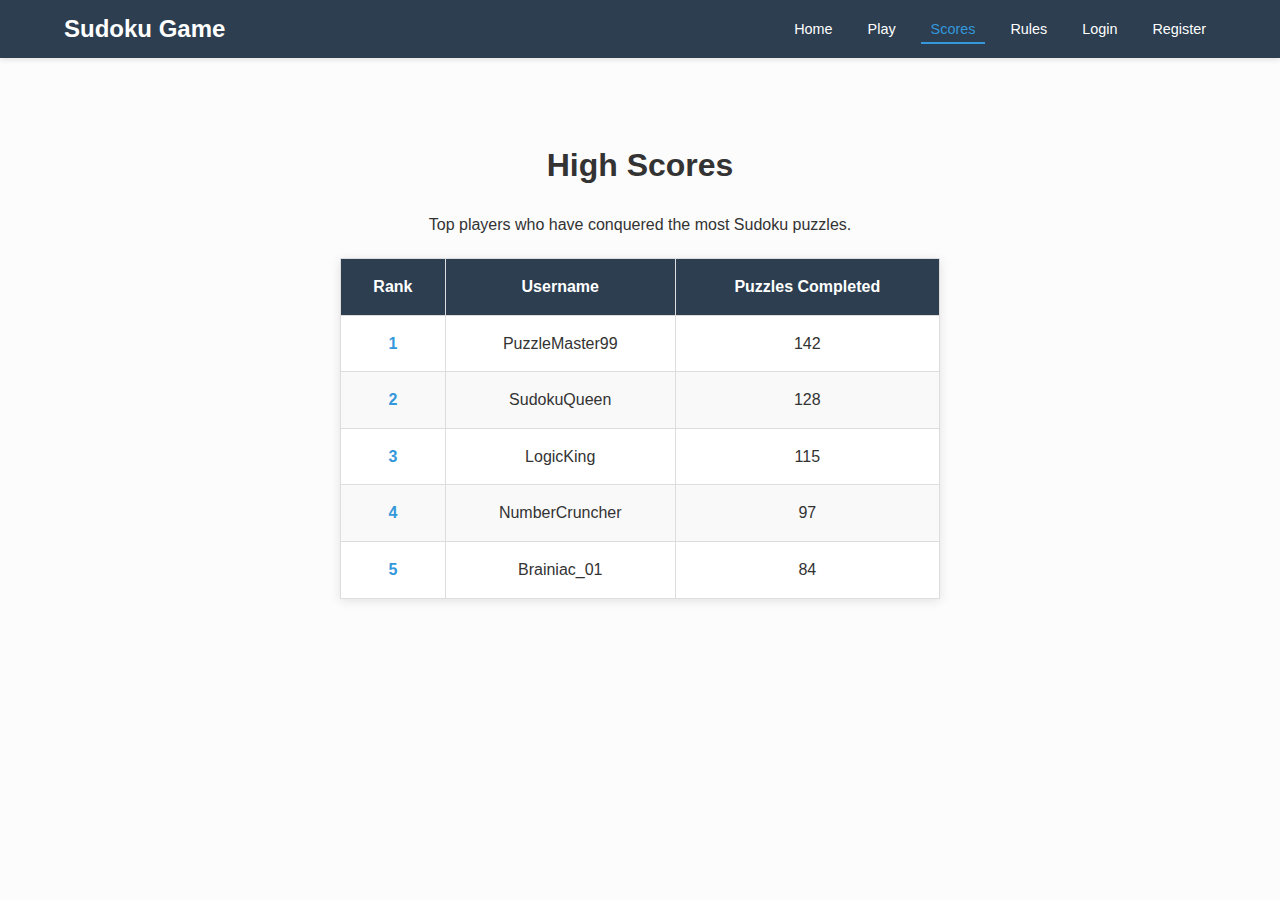
<file: high-scores/index.html>
<!DOCTYPE html>
<html lang="en">
<head>
    <meta charset="UTF-8">
    <meta name="viewport" content="width=device-width, initial-scale=1.0">
    <title>High Scores | Sudoku Game</title>
    <link rel="stylesheet" href="../common/styles.css">
    <style>
        .scores-table {
            width: 100%;
            max-width: 600px;
            margin: 20px auto;
            border-collapse: collapse;
            background: white;
            box-shadow: 0 2px 10px rgba(0,0,0,0.1);
        }

        .scores-table th, .scores-table td {
            padding: 15px;
            border: 1px solid #ddd;
            text-align: center;
        }

        .scores-table th {
            background-color: #2c3e50;
            color: white;
        }

        .scores-table tr:nth-child(even) {
            background-color: #f9f9f9;
        }

        .scores-table tr:hover {
            background-color: #f1f1f1;
        }

        .rank {
            font-weight: bold;
            color: #3498db;
        }
    </style>
</head>
<body>

    <header class="navbar">
        <div class="logo">Sudoku Game</div>
        <nav>
            <ul class="nav-links">
                <li><a href="/">Home</a></li>
                <li><a href="/selection/">Play</a></li>
                <li><a href="/high-scores/" class="active">Scores</a></li>
                <li><a href="/rules/">Rules</a></li>
                <li><a href="/login/">Login</a></li>
                <li><a href="/register/">Register</a></li>
            </ul>
        </nav>
    </header>

    <main class="container">
        <h1>High Scores</h1>
        <p>Top players who have conquered the most Sudoku puzzles.</p>

        <table class="scores-table">
            <thead>
                <tr>
                    <th>Rank</th>
                    <th>Username</th>
                    <th>Puzzles Completed</th>
                </tr>
            </thead>
            <tbody>
                <tr>
                    <td class="rank">1</td>
                    <td>PuzzleMaster99</td>
                    <td>142</td>
                </tr>
                <tr>
                    <td class="rank">2</td>
                    <td>SudokuQueen</td>
                    <td>128</td>
                </tr>
                <tr>
                    <td class="rank">3</td>
                    <td>LogicKing</td>
                    <td>115</td>
                </tr>
                <tr>
                    <td class="rank">4</td>
                    <td>NumberCruncher</td>
                    <td>97</td>
                </tr>
                <tr>
                    <td class="rank">5</td>
                    <td>Brainiac_01</td>
                    <td>84</td>
                </tr>
            </tbody>
        </table>
    </main>

</body>
</html>
</file>
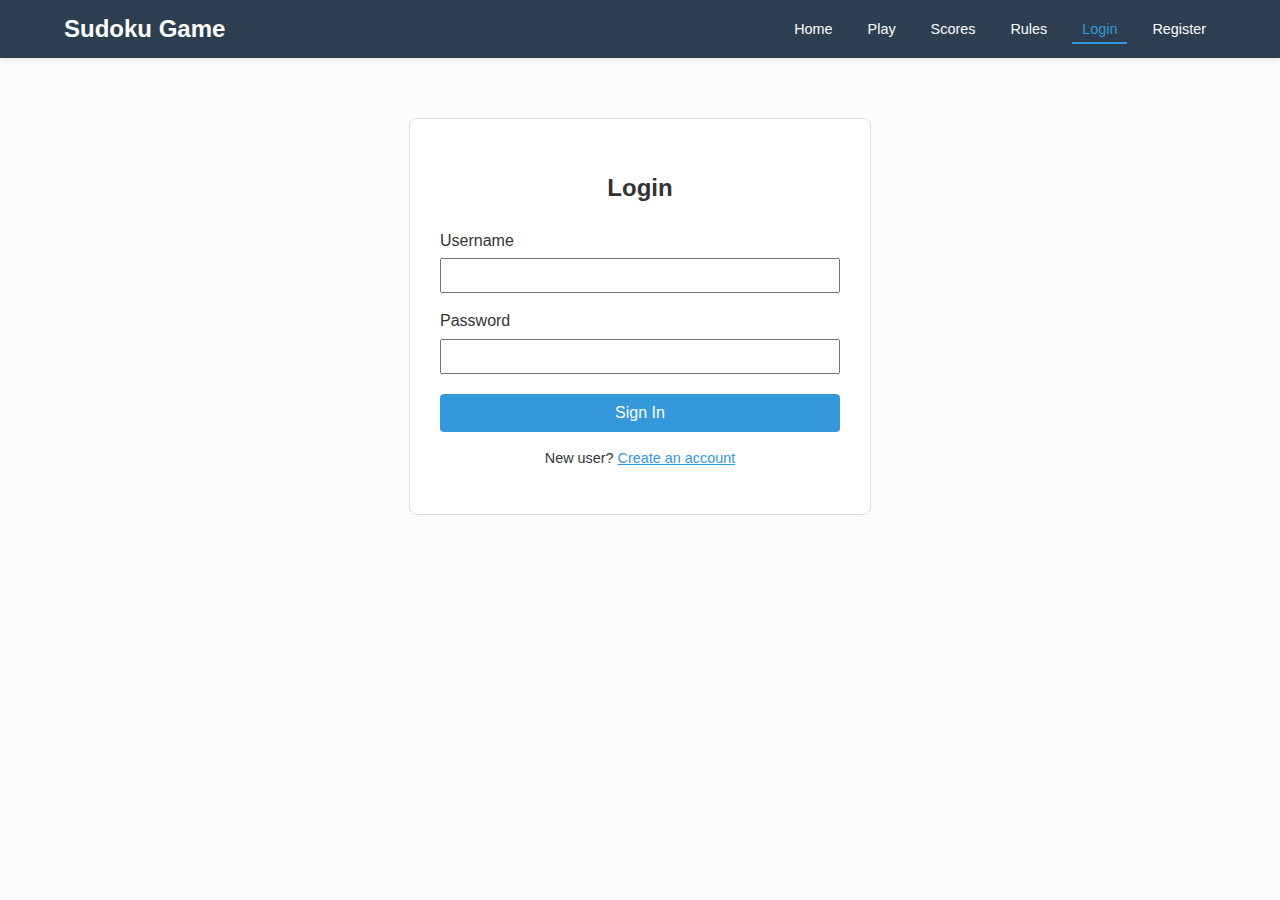
<file: login/index.html>
<!DOCTYPE html>
<html lang="en">
<head>
    <meta charset="UTF-8">
    <meta name="viewport" content="width=device-width, initial-scale=1.0">
    <title>Login | Sudoku Game</title>
    <link rel="stylesheet" href="../common/styles.css">
</head>
<body>

    <header class="navbar">
        <div class="logo">Sudoku Game</div>
        <nav>
            <ul class="nav-links">
                <li><a href="/sudoku-assignment/">Home</a></li>
                <li><a href="/sudoku-assignment/selection/">Play</a></li>
                <li><a href="/sudoku-assignment/high-scores/">Scores</a></li>
                <li><a href="/sudoku-assignment/rules/">Rules</a></li>
                <li><a href="/sudoku-assignment/login/" class="active">Login</a></li>
                <li><a href="/sudoku-assignment/register/">Register</a></li>
            </ul>
        </nav>
    </header>

    <main class="container">
        <div style="max-width: 400px; margin: 0 auto; background: white; padding: 30px; border: 1px solid #ddd; border-radius: 8px;">
            <h2>Login</h2>
            <form>
                <div style="text-align: left; margin-bottom: 15px;">
                    <label>Username</label>
                    <input type="text" style="width: 100%; padding: 8px; margin-top: 5px; box-sizing: border-box;">
                </div>
                <div style="text-align: left; margin-bottom: 20px;">
                    <label>Password</label>
                    <input type="password" style="width: 100%; padding: 8px; margin-top: 5px; box-sizing: border-box;">
                </div>
                <button type="submit" class="btn" style="width: 100%;">Sign In</button>
            </form>
            <p style="margin-top: 15px; font-size: 0.9rem;">
                New user? <a href="/sudoku-assignment/register/" style="color: #3498db;">Create an account</a>
            </p>
        </div>
    </main>

</body>
</html>
</file>
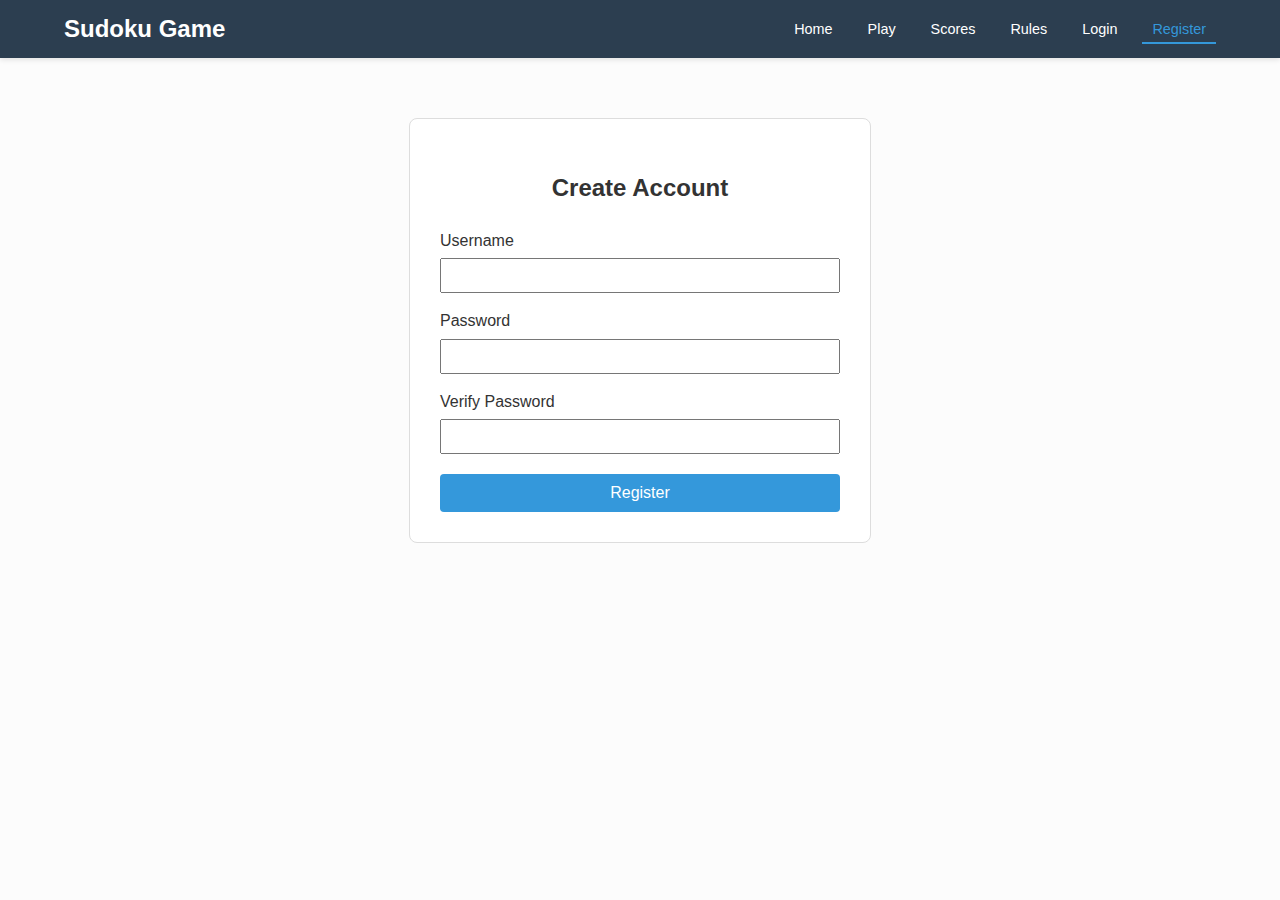
<file: register/index.html>
<!DOCTYPE html>
<html lang="en">
<head>
    <meta charset="UTF-8">
    <meta name="viewport" content="width=device-width, initial-scale=1.0">
    <title>Register | Sudoku game</title>
    <link rel="stylesheet" href="../common/styles.css">
</head>
<body>

    <header class="navbar">
        <div class="logo">Sudoku Game</div>
        <nav>
            <ul class="nav-links">
                <li><a href="/">Home</a></li>
                <li><a href="/selection/">Play</a></li>
                <li><a href="/high-scores/">Scores</a></li>
                <li><a href="/rules/">Rules</a></li>
                <li><a href="/login/">Login</a></li>
                <li><a href="/register/" class="active">Register</a></li>
            </ul>
        </nav>
    </header>

    <main class="container">
        <div style="max-width: 400px; margin: 0 auto; background: white; padding: 30px; border: 1px solid #ddd; border-radius: 8px;">
            <h2>Create Account</h2>
            <form>
                <div style="text-align: left; margin-bottom: 15px;">
                    <label>Username</label>
                    <input type="text" style="width: 100%; padding: 8px; margin-top: 5px; box-sizing: border-box;">
                </div>
                <div style="text-align: left; margin-bottom: 15px;">
                    <label>Password</label>
                    <input type="password" style="width: 100%; padding: 8px; margin-top: 5px; box-sizing: border-box;">
                </div>
                <div style="text-align: left; margin-bottom: 20px;">
                    <label>Verify Password</label>
                    <input type="password" style="width: 100%; padding: 8px; margin-top: 5px; box-sizing: border-box;">
                </div>
                <button type="submit" class="btn" style="width: 100%;">Register</button>
            </form>
        </div>
    </main>

</body>
</html>
</file>
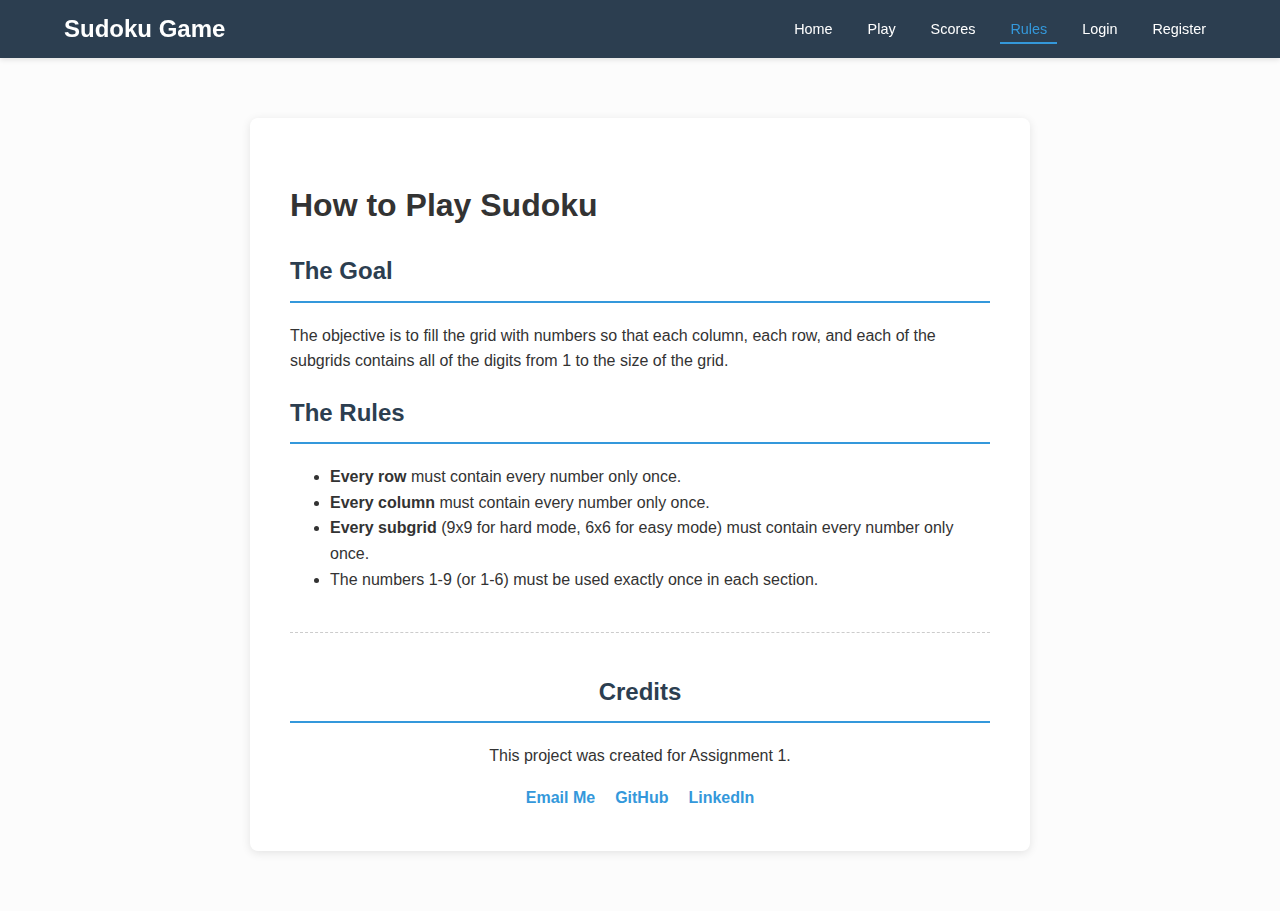
<file: rules/index.html>
<!DOCTYPE html>
<html lang="en">
<head>
    <meta charset="UTF-8">
    <meta name="viewport" content="width=device-width, initial-scale=1.0">
    <title>Rules & Credits | Sudoku Game</title>
    <link rel="stylesheet" href="../common/styles.css">
    <style>
        .rules-content {
            text-align: left;
            max-width: 700px;
            margin: 0 auto;
            background: white;
            padding: 40px;
            border-radius: 8px;
            box-shadow: 0 2px 10px rgba(0,0,0,0.1);
        }

        .rules-content h2 {
            border-bottom: 2px solid #3498db;
            padding-bottom: 10px;
            color: #2c3e50;
        }

        .credits-section {
            margin-top: 40px;
            padding-top: 20px;
            border-top: 1px dashed #ccc;
            text-align: center;
        }

        .social-links {
            display: flex;
            justify-content: center;
            gap: 20px;
            margin-top: 15px;
        }

        .social-links a {
            color: #3498db;
            text-decoration: none;
            font-weight: bold;
        }

        .social-links a:hover {
            text-decoration: underline;
        }
    </style>
</head>
<body>

    <header class="navbar">
        <div class="logo">Sudoku Game</div>
        <nav>
            <ul class="nav-links">
                <li><a href="/sudoku-assignment/">Home</a></li>
                <li><a href="/sudoku-assignment/selection/">Play</a></li>
                <li><a href="/sudoku-assignment/high-scores/">Scores</a></li>
                <li><a href="/sudoku-assignment/rules/" class="active">Rules</a></li>
                <li><a href="/sudoku-assignment/login/">Login</a></li>
                <li><a href="/sudoku-assignment/register/">Register</a></li>
            </ul>
        </nav>
    </header>

    <main class="container">
        <div class="rules-content">
            <h1>How to Play Sudoku</h1>
            
            <h2>The Goal</h2>
            <p>The objective is to fill the grid with numbers so that each column, each row, and each of the subgrids contains all of the digits from 1 to the size of the grid.</p>

            <h2>The Rules</h2>
            <ul>
                <li><strong>Every row</strong> must contain every number only once.</li>
                <li><strong>Every column</strong> must contain every number only once.</li>
                <li><strong>Every subgrid</strong> (9x9 for hard mode, 6x6 for easy mode) must contain every number only once.</li>
                <li>The numbers 1-9 (or 1-6) must be used exactly once in each section.</li>
            </ul>

            <div class="credits-section">
                <h2>Credits</h2>
                <p>This project was created for Assignment 1.</p>
                <div class="social-links">
                    <a href="mailto:1234567890@example.com">Email Me</a>
                    <a href="https://github.com/xxxxxx">GitHub</a>
                    <a href="https://linkedin.com/in/xxxxx">LinkedIn</a>
                </div>
            </div>
        </div>
    </main>

</body>
</html>
</file>
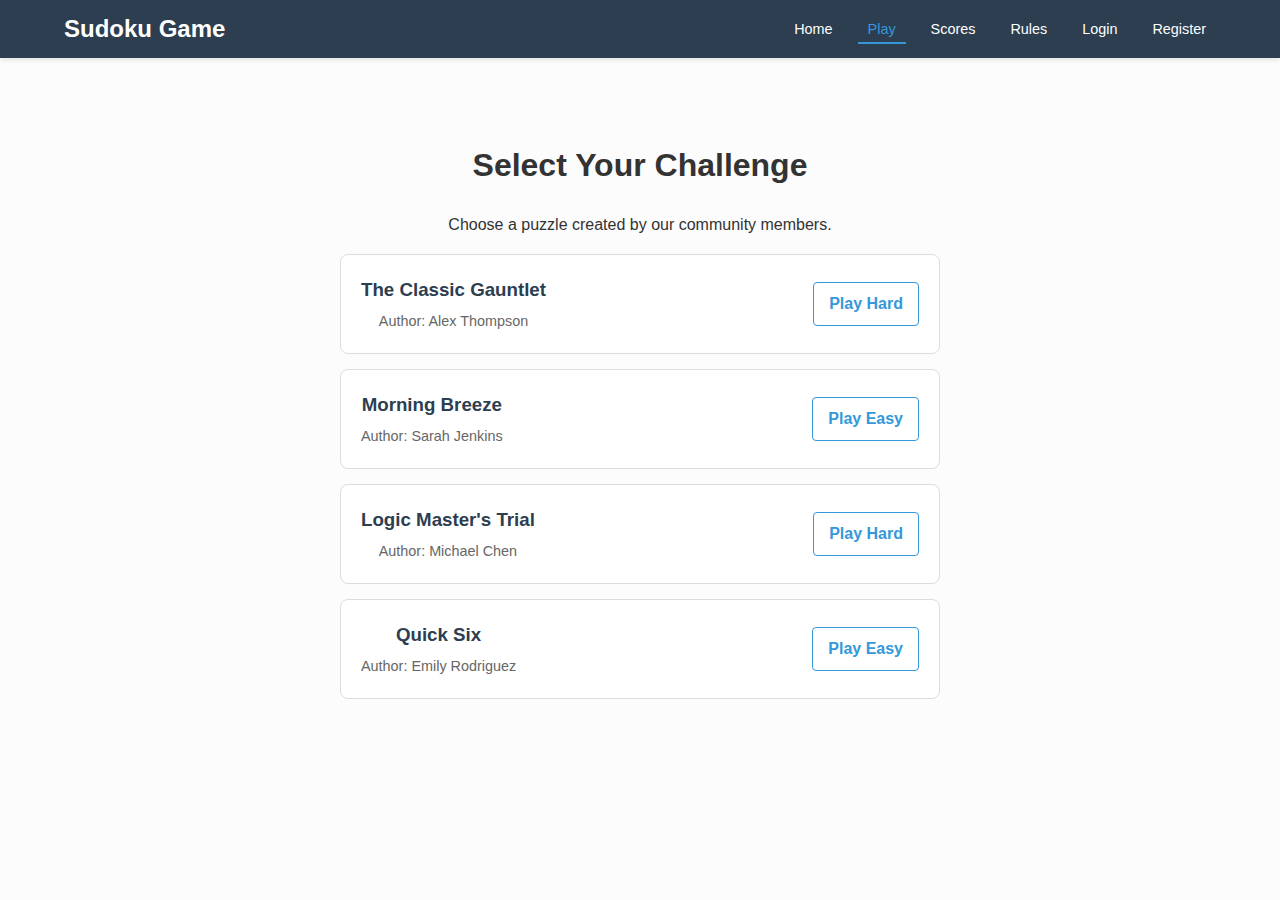
<file: selection/index.html>
<!DOCTYPE html>
<html lang="en">
<head>
    <meta charset="UTF-8">
    <meta name="viewport" content="width=device-width, initial-scale=1.0">
    <title>Select Game | Sudoku Game</title>
    <link rel="stylesheet" href="../common/styles.css">
    <style>
        .game-list {
            list-style: none;
            padding: 0;
            max-width: 600px;
            margin: 0 auto;
        }

        .game-item {
            background: white;
            border: 1px solid #ddd;
            margin-bottom: 15px;
            padding: 20px;
            border-radius: 8px;
            display: flex;
            justify-content: space-between;
            align-items: center;
            transition: transform 0.2s;
        }

        .game-item:hover {
            transform: scale(1.02);
            border-color: #3498db;
        }

        .game-info h3 {
            margin: 0;
            color: #2c3e50;
        }

        .game-info p {
            margin: 5px 0 0;
            font-size: 0.9rem;
            color: #666;
        }

        .play-link {
            text-decoration: none;
            color: #3498db;
            font-weight: bold;
            border: 1px solid #3498db;
            padding: 8px 15px;
            border-radius: 4px;
        }

        .play-link:hover {
            background: #3498db;
            color: white;
        }
    </style>
</head>
<body>

    <header class="navbar">
        <div class="logo">Sudoku Game</div>
        <nav>
            <ul class="nav-links">
                <li><a href="/sudoku-assignment/">Home</a></li>
                <li><a href="/sudoku-assignment/selection/" class="active">Play</a></li>
                <li><a href="/sudoku-assignment/high-scores/">Scores</a></li>
                <li><a href="/sudoku-assignment/rules/">Rules</a></li>
                <li><a href="/sudoku-assignment/login/">Login</a></li>
                <li><a href="/sudoku-assignment/register/">Register</a></li>
            </ul>
        </nav>
    </header>

    <main class="container">
        <h1>Select Your Challenge</h1>
        <p>Choose a puzzle created by our community members.</p>

        <ul class="game-list">
            <li class="game-item">
                <div class="game-info">
                    <h3>The Classic Gauntlet</h3>
                    <p>Author: Alex Thompson</p>
                </div>
                <a href="/game-hard/" class="play-link">Play Hard</a>
            </li>

            <li class="game-item">
                <div class="game-info">
                    <h3>Morning Breeze</h3>
                    <p>Author: Sarah Jenkins</p>
                </div>
                <a href="/game-easy/" class="play-link">Play Easy</a>
            </li>

            <li class="game-item">
                <div class="game-info">
                    <h3>Logic Master's Trial</h3>
                    <p>Author: Michael Chen</p>
                </div>
                <a href="/game-hard/" class="play-link">Play Hard</a>
            </li>

            <li class="game-item">
                <div class="game-info">
                    <h3>Quick Six</h3>
                    <p>Author: Emily Rodriguez</p>
                </div>
                <a href="/game-easy/" class="play-link">Play Easy</a>
            </li>
        </ul>
    </main>

</body>
</html>
</file>
<file: common/styles.css>
body {
    font-family: 'Arial', 'Helvetica', sans-serif;
    margin: 0;
    padding: 0;
    background-color: #fcfcfc;
    color: #333;
    line-height: 1.6;
}

.navbar {
    position: sticky;
    top: 0;
    background-color: #2c3e50;
    color: white;
    display: flex;
    justify-content: space-between;
    align-items: center;
    padding: 10px 5%;
    z-index: 1000;
    box-shadow: 0 2px 5px rgba(0,0,0,0.1);
}

.logo {
    font-size: 1.5rem;
    font-weight: bold;
}

.nav-links {
    display: flex;
    list-style: none;
    gap: 15px;
    margin: 0;
}

.nav-links a {
    color: white;
    text-decoration: none;
    font-size: 0.9rem;
    padding: 5px 10px;
    transition: all 0.3s ease;
}

.nav-links a:hover {
    color: #3498db;
    transform: translateY(-2px);
}

.nav-links a.active {
    border-bottom: 2px solid #3498db;
    color: #3498db;
}

@media (max-width: 768px) {
    .navbar {
        flex-direction: column;
        padding: 15px;
    }
    
    .nav-links {
        padding-top: 10px;
        flex-wrap: wrap;
        justify-content: center;
    }
}

.container {
    max-width: 1200px;
    margin: 40px auto;
    padding: 20px;
    text-align: center;
}

.btn {
    padding: 10px 25px;
    background-color: #3498db;
    color: white;
    border: none;
    cursor: pointer;
    border-radius: 4px;
    font-size: 1rem;
}
</file>
